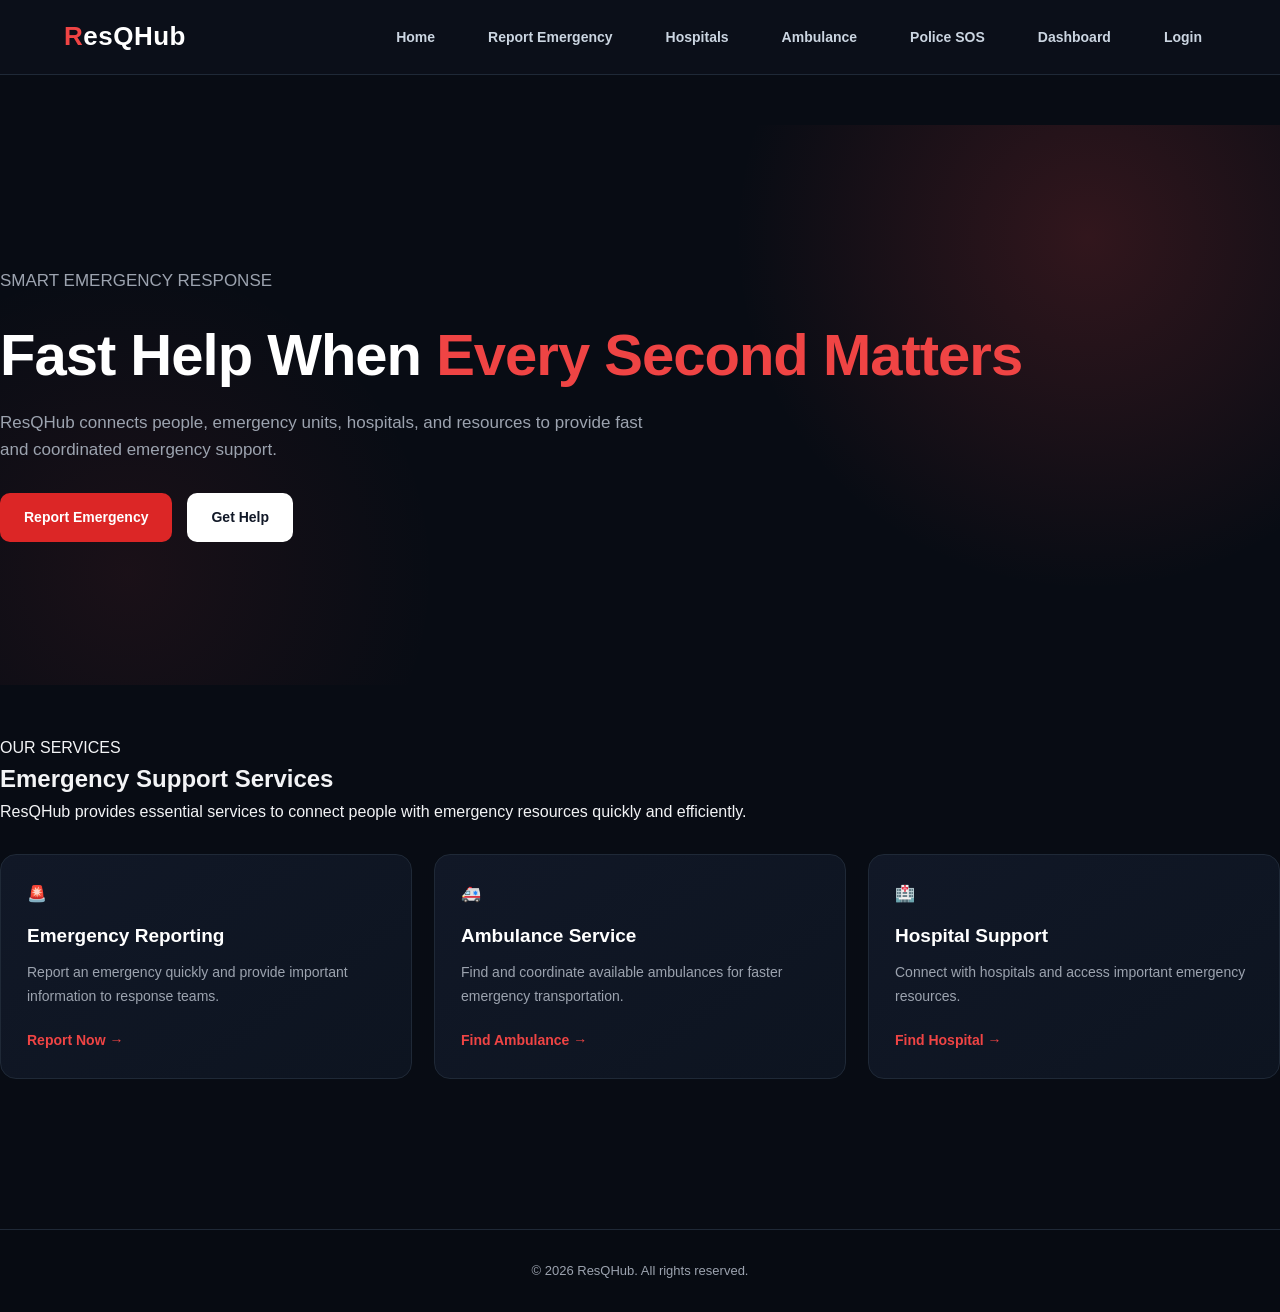
<file: src/main/resources/static/index.html>
<!DOCTYPE html>
<html lang="en">
<head>
    <meta charset="UTF-8">
    <meta name="viewport" content="width=device-width, initial-scale=1.0">
    <title>ResQHub - Emergency Response System</title>
    <link rel="stylesheet" href="style.css">
</head>

<body>

    <!-- Navigation Bar -->
    <header>
        <h2>ResQHub</h2>

<nav>
    <a href="index.html">Home</a>
    <a href="emergency.html">Report Emergency</a>
    <a href="hospital.html">Hospitals</a>
    <a href="ambulance.html">Ambulance</a>
    <a href="police.html">Police SOS</a>
    <a href="dashboard.html">Dashboard</a>
    <a href="login.html">Login</a>
</nav>
    </header>


    <!-- Hero Section -->
    <main>

        <section class="hero">

    <div class="hero-content">

        <p class="hero-tag">SMART EMERGENCY RESPONSE</p>

        <h1>
            Fast Help When
            <span>Every Second Matters</span>
        </h1>

        <p class="hero-description">
            ResQHub connects people, emergency units, hospitals,
            and resources to provide fast and coordinated emergency support.
        </p>

        <div class="hero-buttons">
    <a href="emergency.html" class="primary-btn">Report Emergency</a>
    <a href="hospital.html" class="secondary-btn">Get Help</a>
</div>

    </div>

</section>

        <!-- Services Section -->
        <section class="services">

    <p class="section-tag">OUR SERVICES</p>

    <h2>Emergency Support Services</h2>

    <p class="section-description">
        ResQHub provides essential services to connect people
        with emergency resources quickly and efficiently.
    </p>

    <div class="service-container">

        <div class="service-card">
            <div class="service-icon">🚨</div>
            <h3>Emergency Reporting</h3>
            <p>
                Report an emergency quickly and provide
                important information to response teams.
            </p>
            <a href="#">Report Now →</a>
        </div>

        <div class="service-card">
            <div class="service-icon">🚑</div>
            <h3>Ambulance Service</h3>
            <p>
                Find and coordinate available ambulances
                for faster emergency transportation.
            </p>
            <a href="#">Find Ambulance →</a>
        </div>

        <div class="service-card">
            <div class="service-icon">🏥</div>
            <h3>Hospital Support</h3>
            <p>
                Connect with hospitals and access
                important emergency resources.
            </p>
            <a href="#">Find Hospital →</a>
        </div>

    </div>

</section>

    </main>


    <!-- Footer -->
    <footer>
        <p>© 2026 ResQHub. All rights reserved.</p>
    </footer>

</body>
</html>
</file>
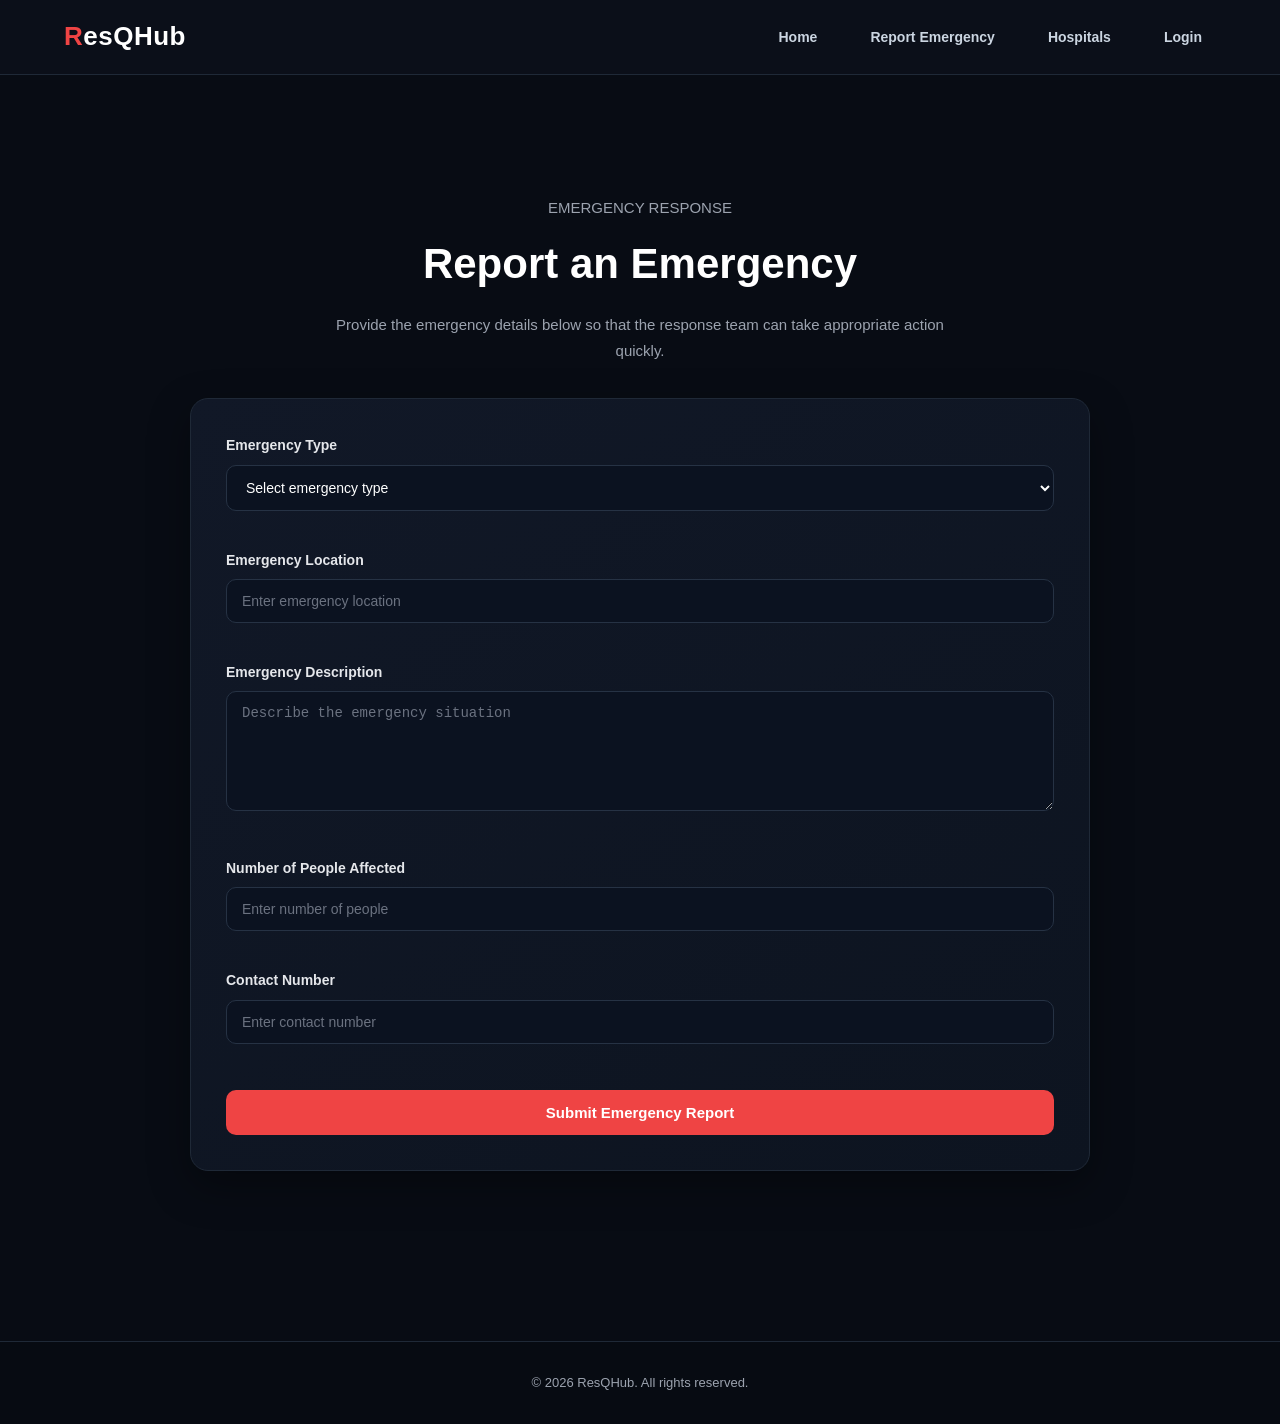
<file: src/main/resources/static/emergency.html>
<!DOCTYPE html>
<html lang="en">

<head>
    <meta charset="UTF-8">
    <meta name="viewport" content="width=device-width, initial-scale=1.0">

    <title>Report Emergency - ResQHub</title>

    <link rel="stylesheet" href="style.css">
</head>

<body>

    <!-- Navigation Bar -->
    <header>
        <h2>ResQHub</h2>

        <nav>
            <a href="index.html">Home</a>
            <a href="emergency.html">Report Emergency</a>
            <a href="#">Hospitals</a>
            <a href="#">Login</a>
        </nav>
    </header>


    <!-- Emergency Report Section -->
    <main>

        <section class="emergency-page">

            <div class="emergency-header">

                <p class="section-tag">EMERGENCY RESPONSE</p>

                <h1>Report an Emergency</h1>

                <p>
                    Provide the emergency details below so that
                    the response team can take appropriate action quickly.
                </p>

            </div>


            <!-- Emergency Form -->
            <div class="emergency-form">

                <div class="form-group">
                    <label for="emergency-type">
                        Emergency Type
                    </label>

                    <select id="emergency-type">
                        <option value="">Select emergency type</option>
                        <option value="MEDICAL">Medical Emergency</option>
                        <option value="ACCIDENT">Accident</option>
                        <option value="FIRE">Fire</option>
                        <option value="NATURAL_DISASTER">Natural Disaster</option>
                        <option value="OTHER">Other</option>
                    </select>
                </div>


                <div class="form-group">
                    <label for="location">
                        Emergency Location
                    </label>

                    <input
                        type="text"
                        id="location"
                        placeholder="Enter emergency location">
                </div>


                <div class="form-group">
                    <label for="description">
                        Emergency Description
                    </label>

                    <textarea
                        id="description"
                        rows="5"
                        placeholder="Describe the emergency situation"></textarea>
                </div>


                <div class="form-group">
                    <label for="people">
                        Number of People Affected
                    </label>

                    <input
                        type="number"
                        id="people"
                        placeholder="Enter number of people">
                </div>


                <div class="form-group">
                    <label for="phone">
                        Contact Number
                    </label>

                    <input
                        type="tel"
                        id="phone"
                        placeholder="Enter contact number">
                </div>

              <button class="emergency-btn" id="submit-emergency-btn" onclick="submitEmergency()">
              Submit Emergency Report
              </button>

              <p id="incident-message" role="status"></p>

                
            </div>

        </section>

    </main>


    <!-- Footer -->
    <footer>
        <p>© 2026 ResQHub. All rights reserved.</p>
    </footer>
<script>
async function submitEmergency() {
    const type = document.getElementById("emergency-type").value;
    const location = document.getElementById("location").value.trim();
    const description = document.getElementById("description").value.trim();
    const message = document.getElementById("incident-message");
    const submitButton = document.getElementById("submit-emergency-btn");
    const typeLabel = document.getElementById("emergency-type").selectedOptions[0].text;

    message.textContent = "Submitting emergency report...";
    submitButton.disabled = true;

    try {
        const response = await fetch("/api/incidents", {
            method: "POST",
            headers: { "Content-Type": "application/json" },
            body: JSON.stringify({
                title: typeLabel,
                incidentType: type,
                location: location,
                description: description
            })
        });

        const data = await response.json();

        if (!response.ok) {
            const errors = data.fieldErrors ? Object.values(data.fieldErrors).join(" ") : data.error;
            throw new Error(errors || "Unable to submit emergency report.");
        }

        message.textContent = "Report #" + data.id + " submitted. Assigned agency: " + data.assignedAgency + ".";
    } catch (error) {
        message.textContent = error.message || "Unable to submit emergency report.";
    } finally {
        submitButton.disabled = false;
    }
}
</script>

</body>

</html>
</file>
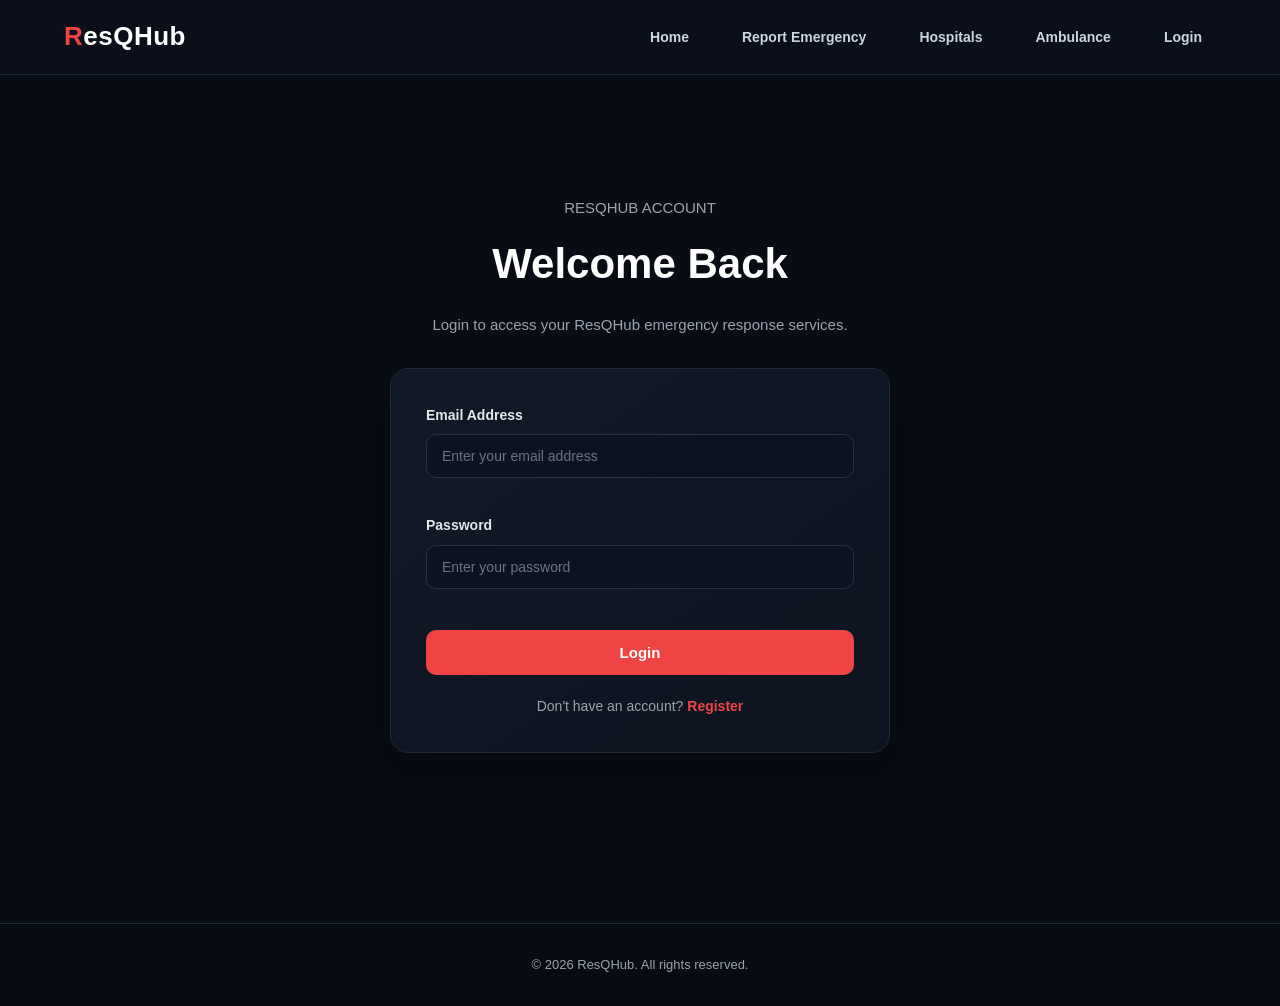
<file: src/main/resources/static/login.html>
<!DOCTYPE html>
<html lang="en">

<head>
    <meta charset="UTF-8">
    <meta name="viewport" content="width=device-width, initial-scale=1.0">

    <title>Login - ResQHub</title>

    <link rel="stylesheet" href="style.css">
</head>

<body>

    <!-- Navigation Bar -->
    <header>
        <h2>ResQHub</h2>

        <nav>
            <a href="index.html">Home</a>
            <a href="emergency.html">Report Emergency</a>
            <a href="hospital.html">Hospitals</a>
            <a href="ambulance.html">Ambulance</a>
            <a href="login.html">Login</a>
        </nav>
    </header>


    <!-- Login Section -->
    <main>

        <section class="login-page">

            <div class="login-header">

                <p class="section-tag">RESQHUB ACCOUNT</p>

                <h1>Welcome Back</h1>

                <p>
                    Login to access your ResQHub emergency
                    response services.
                </p>

            </div>


            <!-- Login Form -->
            <div class="login-form">

                <div class="form-group">

                    <label for="email">
                        Email Address
                    </label>

                    <input
                        type="email"
                        id="email"
                        placeholder="Enter your email address">

                </div>


                <div class="form-group">

                    <label for="password">
                        Password
                    </label>

                    <input
                        type="password"
                        id="password"
                        placeholder="Enter your password">

                </div>


                <button class="login-btn" onclick="loginUser()">
                    Login
                </button>


                <p class="login-footer">
                    Don't have an account?
                    <a href="#">Register</a>
                </p>

            </div>

        </section>

    </main>


    <!-- Footer -->
    <footer>
        <p>© 2026 ResQHub. All rights reserved.</p>
    </footer>


    <script>
        function loginUser() {
            alert("Login successful!");
        }
    </script>

</body>

</html>
</file>
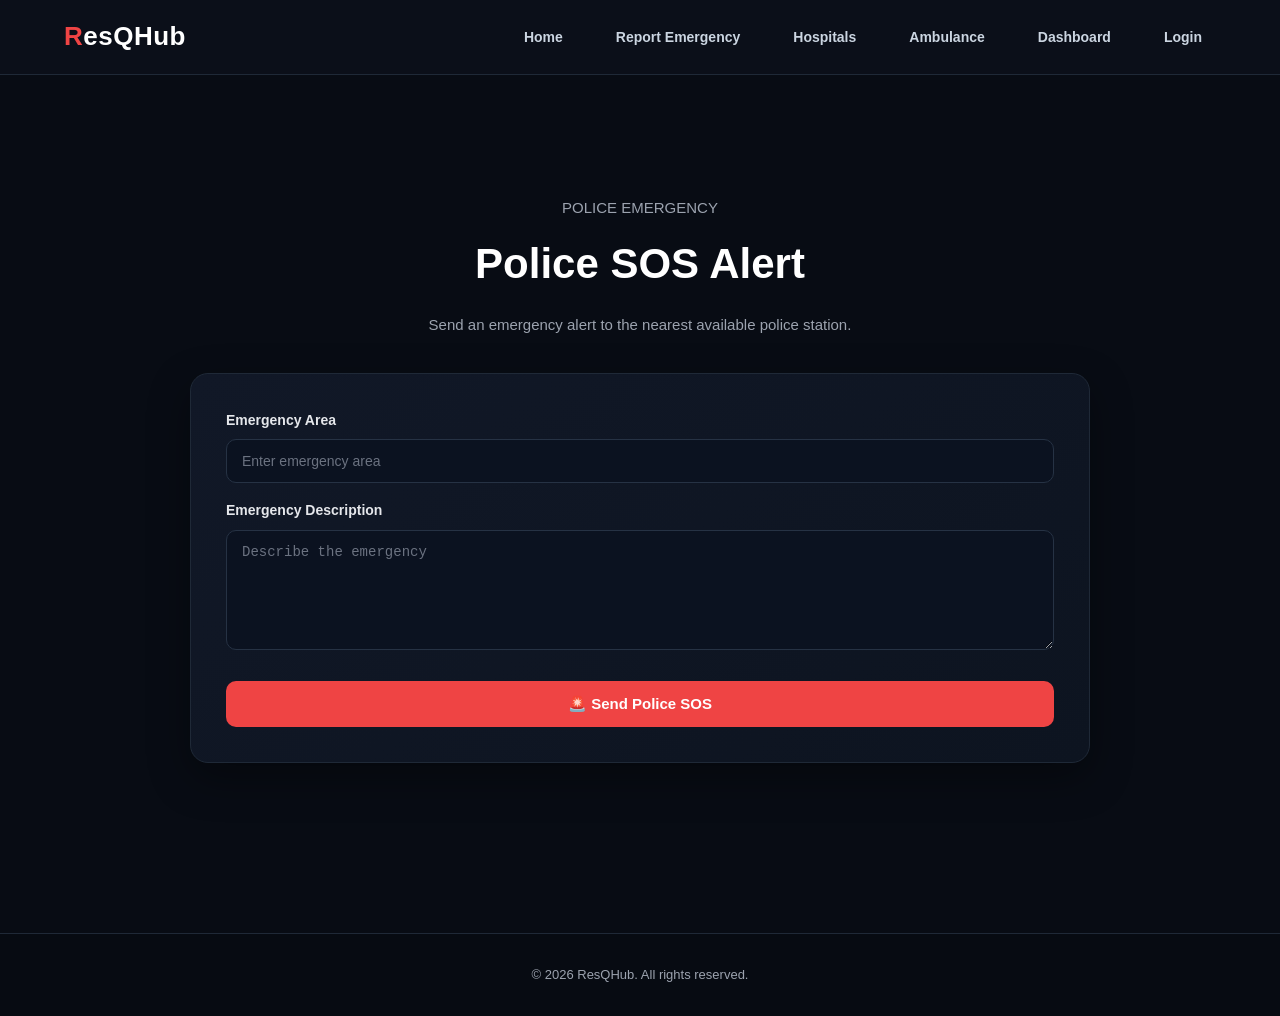
<file: src/main/resources/static/police.html>
<!DOCTYPE html>
<html lang="en">

<head>
    <meta charset="UTF-8">
    <meta name="viewport" content="width=device-width, initial-scale=1.0">

    <title>Police SOS - ResQHub</title>

    <link rel="stylesheet" href="style.css">
</head>

<body>

    <!-- Navigation Bar -->

    <header>

        <h2>ResQHub</h2>

        <nav>
            <a href="index.html">Home</a>
            <a href="emergency.html">Report Emergency</a>
            <a href="hospital.html">Hospitals</a>
            <a href="ambulance.html">Ambulance</a>
            <a href="dashboard.html">Dashboard</a>
            <a href="login.html">Login</a>
        </nav>

    </header>


    <!-- Police SOS Section -->

    <main>

        <section class="emergency-page">

            <div class="emergency-header">

                <p class="section-tag">
                    POLICE EMERGENCY
                </p>

                <h1>
                    Police SOS Alert
                </h1>

                <p>
                    Send an emergency alert to the nearest
                    available police station.
                </p>

            </div>


            <!-- SOS Form -->

            <div class="emergency-form">

                <label for="area">
                    Emergency Area
                </label>

                <input
                    type="text"
                    id="area"
                    placeholder="Enter emergency area"
                    required
                >


                <label for="description">
                    Emergency Description
                </label>

                <textarea
                    id="description"
                    rows="5"
                    placeholder="Describe the emergency"
                    required
                ></textarea>


                <button id="police-sos-btn"
                    class="emergency-btn"
                    onclick="sendPoliceSOS()">

                    🚨 Send Police SOS

                </button>
                <p id="police-message" role="status"></p>

            </div>

        </section>

    </main>


    <!-- Footer -->

    <footer>

        <p>
            © 2026 ResQHub. All rights reserved.
        </p>

    </footer>


    <script>

        async function sendPoliceSOS() {

            const area =
                document.getElementById("area").value.trim();

            const description =
                document.getElementById("description").value.trim();

            const message = document.getElementById("police-message");
            const button = document.getElementById("police-sos-btn");


            if (area === "" || description === "") {

                message.textContent = "Please enter the emergency area and description.";

                return;
            }


            button.disabled = true;
            message.textContent = "Sending police SOS...";

            try {
                const params = new URLSearchParams({ area, description });
                const response = await fetch("/api/police/sos-alert?" + params.toString(), {
                    method: "POST"
                });
                const result = await response.text();
                message.textContent = result;
                message.style.color = response.ok ? "#22c55e" : "#ef4444";
            } catch (error) {
                message.textContent = "Unable to send police SOS.";
                message.style.color = "#ef4444";
            } finally {
                button.disabled = false;
            }

        }

    </script>

</body>

</html>
</file>
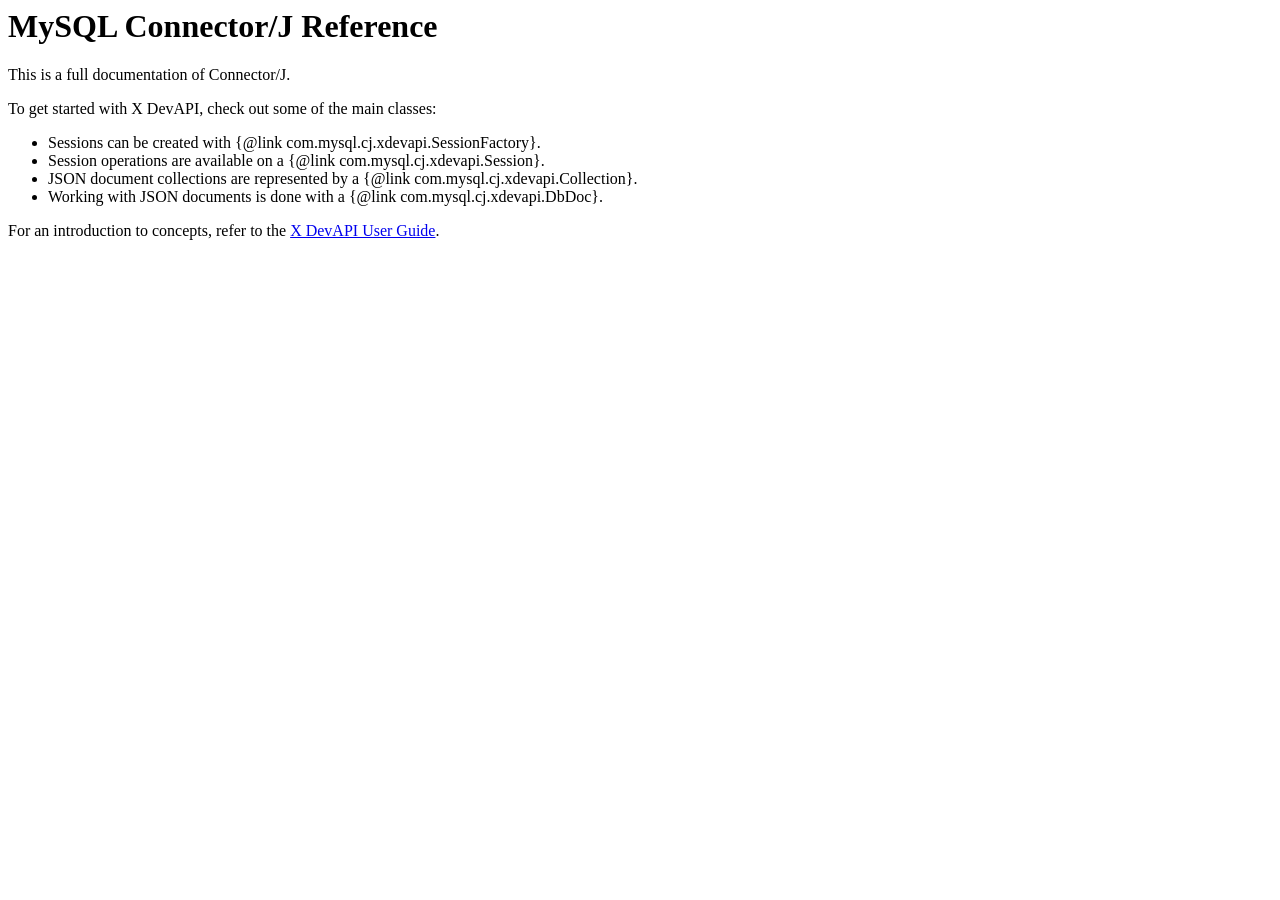
<file: lib/mysql-connector-j-26.7.0/src/main/doc/connector-j-overview.html>
<body>
  <h1>MySQL Connector/J Reference</h1>

  <p>This is a full documentation of Connector/J.</p>

  <p>To get started with X DevAPI, check out some of the main classes:</p>

  <ul>
    <li>Sessions can be created with {@link com.mysql.cj.xdevapi.SessionFactory}.</li>
    <li>Session operations are available on a {@link com.mysql.cj.xdevapi.Session}.</li>
    <li>JSON document collections are represented by a {@link com.mysql.cj.xdevapi.Collection}.</li>
    <li>Working with JSON documents is done with a {@link com.mysql.cj.xdevapi.DbDoc}.</li>
  </ul>

  <p>For an introduction to concepts, refer to the <a href="http://dev.mysql.com/doc/x-devapi-userguide/en/index.html" target="_blank">X DevAPI User
      Guide</a>.</p>
</body>
</file>
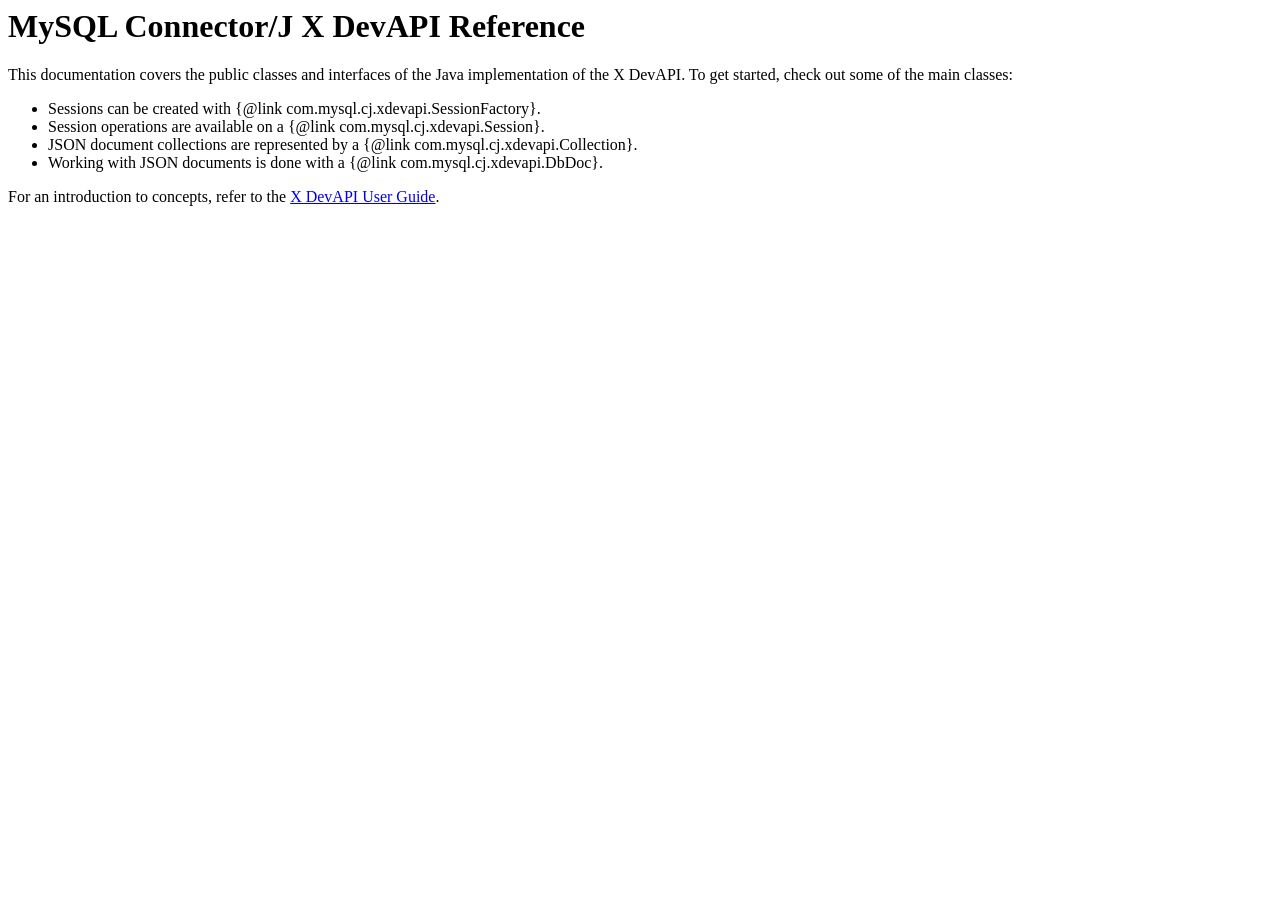
<file: lib/mysql-connector-j-26.7.0/src/main/doc/mysqlx-overview.html>
<body>
  <h1>MySQL Connector/J X DevAPI Reference</h1>

  <p>This documentation covers the public classes and interfaces of the Java implementation of the X DevAPI. To get started, check out some of the main
      classes:</p>

  <ul>
    <li>Sessions can be created with {@link com.mysql.cj.xdevapi.SessionFactory}.</li>
    <li>Session operations are available on a {@link com.mysql.cj.xdevapi.Session}.</li>
    <li>JSON document collections are represented by a {@link com.mysql.cj.xdevapi.Collection}.</li>
    <li>Working with JSON documents is done with a {@link com.mysql.cj.xdevapi.DbDoc}.</li>
  </ul>

  <p>For an introduction to concepts, refer to the <a href="http://dev.mysql.com/doc/x-devapi-userguide/en/index.html" target="_blank">X DevAPI User
      Guide</a>.</p>
</body>
</file>
<file: src/main/resources/static/style.css>
/* =========================================
   ResQHub - Professional Emergency UI
   ========================================= */

/* ---------- Basic Reset ---------- */

* {
    margin: 0;
    padding: 0;
    box-sizing: border-box;
}

html {
    scroll-behavior: smooth;
}

body {
    font-family: Arial, Helvetica, sans-serif;
    background: #080c14;
    color: #f3f4f6;
    line-height: 1.6;
}

/* ---------- Common Container ---------- */

.container {
    width: 90%;
    max-width: 1200px;
    margin: auto;
}

/* ---------- Navigation Bar ---------- */

header {
    background: #0b0f19;
    border-bottom: 1px solid #1f2937;
    padding: 16px 0;
    position: sticky;
    top: 0;
    z-index: 1000;
}

header h2 {
    color: #ffffff;
    font-size: 26px;
    font-weight: 800;
    letter-spacing: 0.5px;
}
header {
    background: #0b0f19;
    border-bottom: 1px solid #1f2937;
    padding: 16px 5%;
    position: sticky;
    top: 0;
    z-index: 1000;

    display: flex;
    align-items: center;
    justify-content: space-between;
    gap: 20px;
}
header h2::first-letter {
    color: #ef4444;
}

nav {
    display: flex;
    align-items: center;
    gap: 25px;
}
nav a {
    color: #cbd5e1;
    text-decoration: none;
    font-size: 14px;
    font-weight: 600;
    padding: 8px 14px;
    border-radius: 8px;
    transition: all 0.3s ease;
}

nav a:hover {
    color: #ffffff;
    background: rgba(239, 68, 68, 0.12);
}


/* ---------- Main Sections ---------- */

main,
section {
    padding: 50px 0;
}

/* ---------- Hero Section ---------- */

.hero {
    min-height: 560px;
    display: flex;
    align-items: center;
    background:
        radial-gradient(circle at 85% 20%, rgba(239, 68, 68, 0.18), transparent 30%),
        radial-gradient(circle at 10% 80%, rgba(239, 68, 68, 0.08), transparent 25%),
        #080c14;
    position: relative;
    overflow: hidden;
}
.hero h1 {
    font-size: 58px;
    line-height: 1.08;
    font-weight: 800;
    color: #ffffff;
    margin-bottom: 22px;
    letter-spacing: -1px;
}

.hero h1 span {
    color: #ef4444;
}

.hero p {
    color: #9ca3af;
    max-width: 650px;
    font-size: 17px;
    margin-bottom: 30px;
}

/* ---------- Buttons ---------- */

button,
.btn {
    display: inline-block;
    border: none;
    cursor: pointer;
    text-decoration: none;
    padding: 13px 24px;
    border-radius: 10px;
    font-weight: 700;
    font-size: 14px;
    transition: all 0.3s ease;
}
button:hover,
.btn:hover {
    background: #b91c1c;
    transform: translateY(-2px);
    box-shadow: 0 8px 20px rgba(220, 38, 38, 0.25);
}

.btn-primary,
button {
    background: #dc2626;
    color: #ffffff;
}
.btn-primary {
    box-shadow: 0 6px 18px rgba(220, 38, 38, 0.25);
}
.btn-primary:hover,
button:hover {
    background: #ef4444;
    transform: translateY(-3px);
    box-shadow: 0 8px 20px rgba(239, 68, 68, 0.25);
}

.btn-secondary {
    background: #ffffff;
    color: #111827;
}

.btn-secondary:hover {
    background: #e5e7eb;
    transform: translateY(-2px);
}

/* ---------- Cards ---------- */

.card {
    background: linear-gradient(145deg, #111827, #0d1420);
    border: 1px solid #1f2937;
    border-radius: 16px;
    padding: 26px;
    transition: all 0.3s ease;
}
.card:hover {
    transform: translateY(-6px);
    border-color: rgba(239, 68, 68, 0.5);
    box-shadow: 0 12px 35px rgba(0, 0, 0, 0.35);
}

.card h3 {
    color: #ffffff;
    margin-bottom: 10px;
}

.card p {
    color: #9ca3af;
}

/* ---------- Dashboard Cards ---------- */

.dashboard-grid {
    display: grid;
    grid-template-columns: repeat(4, 1fr);
    gap: 18px;
}

.stat-card {
    background: #111827;
    border: 1px solid #1f2937;
    border-left: 4px solid #ef4444;
    border-radius: 14px;
    padding: 20px;
}

.stat-card h4 {
    color: #9ca3af;
    font-size: 13px;
    text-transform: uppercase;
    margin-bottom: 8px;
}

.stat-card .number {
    color: #ffffff;
    font-size: 30px;
    font-weight: 800;
}

/* ---------- Emergency Status ---------- */

.status {
    display: inline-block;
    padding: 5px 12px;
    border-radius: 20px;
    font-size: 12px;
    font-weight: 700;
}

.status-available {
    background: rgba(16, 185, 129, 0.15);
    color: #34d399;
}

.status-busy {
    background: rgba(239, 68, 68, 0.15);
    color: #f87171;
}

.status-warning {
    background: rgba(234, 179, 8, 0.15);
    color: #facc15;
}

/* ---------- Forms ---------- */

form {
    background: #111827;
    border: 1px solid #1f2937;
    border-radius: 16px;
    padding: 25px;
}

label {
    display: block;
    color: #d1d5db;
    font-size: 14px;
    font-weight: 600;
    margin-bottom: 7px;
}

input,
select,
textarea {
    width: 100%;
    padding: 12px 14px;
    background: #0b1220;
    color: #ffffff;
    border: 1px solid #374151;
    border-radius: 10px;
    outline: none;
    font-size: 14px;
    margin-bottom: 16px;
}

input:focus,
select:focus,
textarea:focus {
    border-color: #ef4444;
    box-shadow: 0 0 0 2px rgba(239, 68, 68, 0.15);
}

textarea {
    min-height: 120px;
    resize: vertical;
}

/* ---------- Tables ---------- */

table {
    width: 100%;
    border-collapse: collapse;
    background: #111827;
    border-radius: 14px;
    overflow: hidden;
}

th {
    background: #1f2937;
    color: #ffffff;
    text-align: left;
    padding: 14px;
    font-size: 13px;
}

td {
    padding: 14px;
    color: #cbd5e1;
    border-top: 1px solid #1f2937;
}

/* ---------- Section Heading ---------- */

.section-title {
    text-align: center;
    margin-bottom: 35px;
}

.section-title h2 {
    color: #ffffff;
    font-size: 34px;
    font-weight: 800;
    margin-bottom: 12px;
    letter-spacing: -0.5px;
}

.section-title p {
    color: #9ca3af;
    max-width: 650px;
    margin: auto;
    font-size: 15px;
}


/* ---------- Footer ---------- */

footer {
    background: #070b12;
    border-top: 1px solid #1f2937;
    color: #9ca3af;
    text-align: center;
    padding: 30px 20px;
    margin-top: 50px;
}

footer p {
    font-size: 13px;
    line-height: 1.7;
}

/* ---------- Responsive Design ---------- */

@media (max-width: 900px) {

    .dashboard-grid {
        grid-template-columns: repeat(2, 1fr);
    }

    .hero h1 {
        font-size: 42px;
    }

    nav {
        gap: 15px;
    }
}

@media (max-width: 600px) {

    .container {
        width: 92%;
    }

    header {
        padding: 12px 0;
    }

    nav {
    flex-wrap: wrap;
    justify-content: center;
    gap: 8px;
    margin-top: 10px;
}

    .dashboard-grid {
        grid-template-columns: 1fr;
    }

    .hero {
        min-height: 420px;
    }

    .hero h1 {
        font-size: 36px;
    }

    .hero p {
        font-size: 15px;
    }

    .card,
    form {
        padding: 18px;
    }

    table {
        display: block;
        overflow-x: auto;
    }
}
/* ---------- Services Layout ---------- */

.service-container {
    display: grid;
    grid-template-columns: repeat(3, 1fr);
    gap: 22px;
    margin-top: 30px;
}
/* ---------- Service Cards ---------- */

.service-card {
    background: linear-gradient(145deg, #111827, #0d1420);
    border: 1px solid #1f2937;
    border-radius: 16px;
    padding: 26px;
    transition: all 0.3s ease;
}

.service-card:hover {
    transform: translateY(-6px);
    border-color: rgba(239, 68, 68, 0.5);
    box-shadow: 0 12px 35px rgba(0, 0, 0, 0.35);
}

.service-card h3 {
    color: #ffffff;
    font-size: 19px;
    margin: 14px 0 10px;
}

.service-card p {
    color: #9ca3af;
    font-size: 14px;
    line-height: 1.7;
    margin-bottom: 18px;
}

.service-card a {
    color: #ef4444;
    text-decoration: none;
    font-weight: 700;
    font-size: 14px;
}

.service-card a:hover {
    color: #ffffff;
}
/* ---------- Mobile Services ---------- */

@media (max-width: 600px) {

    .service-container {
        grid-template-columns: 1fr;
        gap: 16px;
    }

    .service-card {
        padding: 20px;
    }

}
/* ---------- Emergency Report Page ---------- */

.emergency-page {
    width: 90%;
    max-width: 900px;
    margin: 0 auto;
    padding: 70px 0;
}

.emergency-header {
    text-align: center;
    margin-bottom: 35px;
}

.emergency-header h1 {
    color: #ffffff;
    font-size: 42px;
    font-weight: 800;
    margin: 10px 0 15px;
}

.emergency-header p {
    color: #9ca3af;
    font-size: 15px;
    line-height: 1.7;
    max-width: 650px;
    margin: auto;
}

.emergency-form {
    background: linear-gradient(145deg, #111827, #0d1420);
    border: 1px solid #1f2937;
    border-radius: 18px;
    padding: 35px;
    box-shadow: 0 15px 40px rgba(0, 0, 0, 0.35);
}
/* ---------- Emergency Form Fields ---------- */

.emergency-form .form-group {
    margin-bottom: 22px;
}

.emergency-form label {
    display: block;
    color: #e5e7eb;
    font-size: 14px;
    font-weight: 600;
    margin-bottom: 8px;
}

.emergency-form input,
.emergency-form select,
.emergency-form textarea {
    width: 100%;
    padding: 13px 15px;
    background: #0b1220;
    color: #ffffff;
    border: 1px solid #263244;
    border-radius: 10px;
    outline: none;
    font-size: 14px;
    transition: all 0.3s ease;
}

.emergency-form input::placeholder,
.emergency-form textarea::placeholder {
    color: #6b7280;
}

.emergency-form input:focus,
.emergency-form select:focus,
.emergency-form textarea:focus {
    border-color: #ef4444;
    box-shadow: 0 0 0 3px rgba(239, 68, 68, 0.12);
}

.emergency-form textarea {
    resize: vertical;
    min-height: 120px;
}
/* ---------- Emergency Submit Button ---------- */

.emergency-btn {
    width: 100%;
    margin-top: 8px;
    padding: 14px 20px;
    background: #ef4444;
    color: #ffffff;
    border: none;
    border-radius: 10px;
    font-size: 15px;
    font-weight: 700;
    cursor: pointer;
    transition: all 0.3s ease;
}

.emergency-btn:hover {
    background: #dc2626;
    transform: translateY(-2px);
    box-shadow: 0 8px 20px rgba(239, 68, 68, 0.25);
}

.emergency-btn:active {
    transform: translateY(0);
}
/* ---------- Emergency Mobile Responsive ---------- */

@media (max-width: 600px) {

    .emergency-page {
        width: 92%;
        padding: 45px 0;
    }

    .emergency-header h1 {
        font-size: 32px;
    }

    .emergency-header p {
        font-size: 14px;
    }

    .emergency-form {
        padding: 22px;
        border-radius: 14px;
    }

    .emergency-form input,
    .emergency-form select,
    .emergency-form textarea {
        padding: 12px;
    }

    .emergency-btn {
        padding: 13px 15px;
        font-size: 14px;
    }
}
/* ---------- Hospital Page ---------- */

.hospital-page {
    width: 90%;
    max-width: 1100px;
    margin: 0 auto;
    padding: 70px 0;
}

.hospital-header {
    text-align: center;
    margin-bottom: 35px;
}

.hospital-header h1 {
    color: #ffffff;
    font-size: 42px;
    font-weight: 800;
    margin: 10px 0 15px;
}

.hospital-header p {
    color: #9ca3af;
    font-size: 15px;
    line-height: 1.7;
    max-width: 650px;
    margin: auto;
}
/* ---------- Hospital Search ---------- */

.hospital-search {
    display: flex;
    gap: 12px;
    max-width: 750px;
    margin: 0 auto 35px;
}

.hospital-search input {
    flex: 1;
    padding: 14px 16px;
    background: #0b1220;
    color: #ffffff;
    border: 1px solid #263244;
    border-radius: 10px;
    outline: none;
    font-size: 14px;
    transition: all 0.3s ease;
}

.hospital-search input::placeholder {
    color: #6b7280;
}

.hospital-search input:focus {
    border-color: #ef4444;
    box-shadow: 0 0 0 3px rgba(239, 68, 68, 0.12);
}

.hospital-search button {
    padding: 14px 25px;
    background: #ef4444;
    color: #ffffff;
    border: none;
    border-radius: 10px;
    font-weight: 700;
    cursor: pointer;
    transition: all 0.3s ease;
}

.hospital-search button:hover {
    background: #dc2626;
    transform: translateY(-2px);
}
/* ---------- Hospital Cards ---------- */

.hospital-container {
    display: grid;
    grid-template-columns: repeat(3, 1fr);
    gap: 22px;
}

.hospital-card {
    background: linear-gradient(145deg, #111827, #0d1420);
    border: 1px solid #1f2937;
    border-radius: 16px;
    padding: 26px;
    transition: all 0.3s ease;
}

.hospital-card:hover {
    transform: translateY(-6px);
    border-color: rgba(239, 68, 68, 0.5);
    box-shadow: 0 12px 35px rgba(0, 0, 0, 0.35);
}

.hospital-icon {
    font-size: 36px;
    margin-bottom: 14px;
}

.hospital-card h3 {
    color: #ffffff;
    font-size: 19px;
    margin-bottom: 12px;
}

.hospital-card p {
    color: #9ca3af;
    font-size: 14px;
    margin-bottom: 8px;
    line-height: 1.6;
}
/* ---------- Hospital Status & Button ---------- */

.available,
.limited {
    display: inline-block;
    margin-top: 8px;
    margin-bottom: 18px;
    font-size: 13px;
    font-weight: 700;
}

.available {
    color: #22c55e;
}

.limited {
    color: #f59e0b;
}

.hospital-btn {
    width: 100%;
    padding: 12px 18px;
    background: #1f2937;
    color: #ffffff;
    border: 1px solid #374151;
    border-radius: 9px;
    font-size: 14px;
    font-weight: 700;
    cursor: pointer;
    transition: all 0.3s ease;
}

.hospital-btn:hover {
    background: #ef4444;
    border-color: #ef4444;
    transform: translateY(-2px);
}
/* ---------- Hospital Mobile Responsive ---------- */

@media (max-width: 600px) {

    .hospital-page {
        width: 92%;
        padding: 45px 0;
    }

    .hospital-header h1 {
        font-size: 32px;
    }

    .hospital-header p {
        font-size: 14px;
    }

    .hospital-search {
        flex-direction: column;
        gap: 10px;
    }

    .hospital-search button {
        width: 100%;
    }

    .hospital-container {
        grid-template-columns: 1fr;
        gap: 16px;
    }

    .hospital-card {
        padding: 22px;
    }
}
/* ---------- Ambulance Page ---------- */

.ambulance-page {
    width: 90%;
    max-width: 1100px;
    margin: 0 auto;
    padding: 70px 0;
}

.ambulance-header {
    text-align: center;
    margin-bottom: 35px;
}

.ambulance-header h1 {
    color: #ffffff;
    font-size: 42px;
    font-weight: 800;
    margin: 10px 0 15px;
}

.ambulance-header p {
    color: #9ca3af;
    font-size: 15px;
    line-height: 1.7;
    max-width: 650px;
    margin: auto;
}
/* ---------- Ambulance Cards ---------- */

.ambulance-container {
    display: grid;
    grid-template-columns: repeat(3, 1fr);
    gap: 22px;
}

.ambulance-card {
    background: linear-gradient(145deg, #111827, #0d1420);
    border: 1px solid #1f2937;
    border-radius: 16px;
    padding: 26px;
    transition: all 0.3s ease;
}

.ambulance-card:hover {
    transform: translateY(-6px);
    border-color: rgba(239, 68, 68, 0.5);
    box-shadow: 0 12px 35px rgba(0, 0, 0, 0.35);
}

.ambulance-icon {
    font-size: 36px;
    margin-bottom: 14px;
}

.ambulance-card h3 {
    color: #ffffff;
    font-size: 19px;
    margin-bottom: 12px;
}

.ambulance-card p {
    color: #9ca3af;
    font-size: 14px;
    margin-bottom: 8px;
    line-height: 1.6;
}
/* ---------- Ambulance Status & Buttons ---------- */

.unit-available,
.unit-busy {
    display: inline-block;
    margin-top: 8px;
    margin-bottom: 18px;
    font-size: 13px;
    font-weight: 700;
}

.unit-available {
    color: #22c55e;
}

.unit-busy {
    color: #ef4444;
}

.request-btn,
.ambulance-card button:disabled {
    width: 100%;
    padding: 12px 18px;
    border-radius: 9px;
    font-size: 14px;
    font-weight: 700;
}

.request-btn {
    background: #ef4444;
    color: #ffffff;
    border: 1px solid #ef4444;
    cursor: pointer;
    transition: all 0.3s ease;
}

.request-btn:hover {
    background: #dc2626;
    border-color: #dc2626;
    transform: translateY(-2px);
    box-shadow: 0 8px 20px rgba(239, 68, 68, 0.2);
}

.ambulance-card button:disabled {
    background: #1f2937;
    color: #6b7280;
    border: 1px solid #374151;
    cursor: not-allowed;
}
/* ---------- Ambulance Mobile Responsive ---------- */

@media (max-width: 600px) {

    .ambulance-page {
        width: 92%;
        padding: 45px 0;
    }

    .ambulance-header h1 {
        font-size: 32px;
    }

    .ambulance-header p {
        font-size: 14px;
    }

    .ambulance-container {
        grid-template-columns: 1fr;
        gap: 16px;
    }

    .ambulance-card {
        padding: 22px;
    }
}
/* ---------- Login Page ---------- */

.login-page {
    width: 90%;
    max-width: 500px;
    margin: 0 auto;
    padding: 70px 0;
}

.login-header {
    text-align: center;
    margin-bottom: 30px;
}

.login-header h1 {
    color: #ffffff;
    font-size: 42px;
    font-weight: 800;
    margin: 10px 0 15px;
}

.login-header p {
    color: #9ca3af;
    font-size: 15px;
    line-height: 1.7;
}

.login-form {
    background: linear-gradient(145deg, #111827, #0d1420);
    border: 1px solid #1f2937;
    border-radius: 18px;
    padding: 35px;
    box-shadow: 0 15px 40px rgba(0, 0, 0, 0.35);
}
/* ---------- Login Form Fields ---------- */

.login-form .form-group {
    margin-bottom: 20px;
}

.login-form label {
    display: block;
    color: #e5e7eb;
    font-size: 14px;
    font-weight: 600;
    margin-bottom: 8px;
}

.login-form input {
    width: 100%;
    padding: 13px 15px;
    background: #0b1220;
    color: #ffffff;
    border: 1px solid #263244;
    border-radius: 10px;
    outline: none;
    font-size: 14px;
    transition: all 0.3s ease;
}

.login-form input::placeholder {
    color: #6b7280;
}

.login-form input:focus {
    border-color: #ef4444;
    box-shadow: 0 0 0 3px rgba(239, 68, 68, 0.12);
}
/* ---------- Login Button ---------- */

.login-btn {
    width: 100%;
    padding: 14px 20px;
    margin-top: 5px;
    background: #ef4444;
    color: #ffffff;
    border: none;
    border-radius: 10px;
    font-size: 15px;
    font-weight: 700;
    cursor: pointer;
    transition: all 0.3s ease;
}

.login-btn:hover {
    background: #dc2626;
    transform: translateY(-2px);
    box-shadow: 0 8px 20px rgba(239, 68, 68, 0.25);
}

.login-btn:active {
    transform: translateY(0);
}

/* ---------- Register Link ---------- */

.login-footer {
    text-align: center;
    margin-top: 20px;
    color: #9ca3af;
    font-size: 14px;
}

.login-footer a {
    color: #ef4444;
    text-decoration: none;
    font-weight: 700;
}

.login-footer a:hover {
    text-decoration: underline;
}
/* ---------- Login Mobile Responsive ---------- */

@media (max-width: 600px) {

    .login-page {
        width: 92%;
        padding: 45px 0;
    }

    .login-header h1 {
        font-size: 32px;
    }

    .login-header p {
        font-size: 14px;
    }

    .login-form {
        padding: 22px;
        border-radius: 14px;
    }

    .login-form input {
        padding: 12px;
    }

    .login-btn {
        padding: 13px 15px;
    }
}
/* ---------- Dashboard Page ---------- */

.dashboard-page {
    width: 90%;
    max-width: 1200px;
    margin: 0 auto;
    padding: 60px 0;
}

.dashboard-header {
    margin-bottom: 35px;
}

.dashboard-header h1 {
    color: #ffffff;
    font-size: 42px;
    font-weight: 800;
    margin: 10px 0 15px;
}

.dashboard-header p {
    color: #9ca3af;
    font-size: 15px;
    line-height: 1.7;
    max-width: 700px;
}
/* ---------- Dashboard Statistics ---------- */

.dashboard-grid {
    display: grid;
    grid-template-columns: repeat(4, 1fr);
    gap: 20px;
    margin-bottom: 40px;
}

.stat-card {
    background: linear-gradient(145deg, #111827, #0d1420);
    border: 1px solid #1f2937;
    border-radius: 16px;
    padding: 24px;
    transition: all 0.3s ease;
}

.stat-card:hover {
    transform: translateY(-5px);
    border-color: rgba(239, 68, 68, 0.5);
    box-shadow: 0 12px 30px rgba(0, 0, 0, 0.3);
}

.stat-card h4 {
    color: #9ca3af;
    font-size: 14px;
    font-weight: 600;
    margin-bottom: 12px;
}

.stat-card .number {
    color: #ffffff;
    font-size: 34px;
    font-weight: 800;
}
/* ---------- Dashboard Status Badges ---------- */

.dashboard-table .status {
    display: inline-block;
    padding: 5px 10px;
    border-radius: 20px;
    font-size: 12px;
    font-weight: 700;
}

.dashboard-table .status-busy {
    color: #ef4444;
    background: rgba(239, 68, 68, 0.12);
}

.dashboard-table .status-warning {
    color: #f59e0b;
    background: rgba(245, 158, 11, 0.12);
}

.dashboard-table .status-available {
    color: #22c55e;
    background: rgba(34, 197, 94, 0.12);
}
/* ---------- Dashboard Mobile Responsive ---------- */

@media (max-width: 900px) {

    .dashboard-grid {
        grid-template-columns: repeat(2, 1fr);
    }

    .dashboard-header h1 {
        font-size: 36px;
    }
}

@media (max-width: 600px) {

    .dashboard-page {
        width: 92%;
        padding: 45px 0;
    }

    .dashboard-header h1 {
        font-size: 30px;
    }

    .dashboard-header p {
        font-size: 14px;
    }

    .dashboard-grid {
        grid-template-columns: 1fr;
        gap: 16px;
    }

    .stat-card {
        padding: 20px;
    }

    .dashboard-section {
        padding: 20px;
    }

    .dashboard-section h2 {
        font-size: 20px;
    }

    .dashboard-table {
        overflow-x: auto;
    }
}
/* ---------- Dashboard Notifications ---------- */

.notification-section {
    margin-top: 25px;
}

.notification-list {
    display: flex;
    flex-direction: column;
    gap: 14px;
}

.notification-item {
    display: flex;
    align-items: center;
    gap: 16px;
    padding: 16px;
    background: #0b1220;
    border: 1px solid #1f2937;
    border-radius: 12px;
    transition: all 0.3s ease;
}

.notification-item:hover {
    border-color: rgba(239, 68, 68, 0.4);
    transform: translateX(4px);
}

.notification-icon {
    width: 44px;
    height: 44px;
    display: flex;
    align-items: center;
    justify-content: center;
    background: rgba(239, 68, 68, 0.12);
    border-radius: 10px;
    font-size: 21px;
    flex-shrink: 0;
}

.notification-content h4 {
    color: #ffffff;
    font-size: 15px;
    margin-bottom: 4px;
}

.notification-content p {
    color: #9ca3af;
    font-size: 13px;
    margin-bottom: 4px;
}

.notification-content span {
    color: #6b7280;
    font-size: 12px;
}

/* ---------- Notification Mobile ---------- */

@media (max-width: 600px) {

    .notification-item {
        align-items: flex-start;
        padding: 14px;
    }

    .notification-icon {
        width: 40px;
        height: 40px;
        font-size: 19px;
    }

    .notification-content h4 {
        font-size: 14px;
    }

    .notification-content p {
        font-size: 12px;
    }
}
/* ---------- Incident Status Badges ---------- */

.dashboard-table .status {
    min-width: 80px;
    text-align: center;
    border: 1px solid transparent;
}

.dashboard-table .status-busy {
    border-color: rgba(239, 68, 68, 0.25);
}

.dashboard-table .status-warning {
    border-color: rgba(245, 158, 11, 0.25);
}

.dashboard-table .status-available {
    border-color: rgba(34, 197, 94, 0.25);
}
/* ---------- Hero Buttons ---------- */

.hero-buttons {
    display: flex;
    gap: 15px;
    margin-top: 25px;
}

.primary-btn,
.secondary-btn {
    display: inline-block;
    padding: 13px 24px;
    border-radius: 10px;
    font-weight: 700;
    font-size: 14px;
    text-decoration: none;
    cursor: pointer;
    transition: all 0.3s ease;
}

.primary-btn {
    background: #dc2626;
    color: #ffffff;
}

.primary-btn:hover {
    background: #ef4444;
    transform: translateY(-3px);
    box-shadow: 0 8px 20px rgba(239, 68, 68, 0.25);
}

.secondary-btn {
    background: #ffffff;
    color: #111827;
}

.secondary-btn:hover {
    background: #e5e7eb;
    transform: translateY(-2px);
}
</file>
